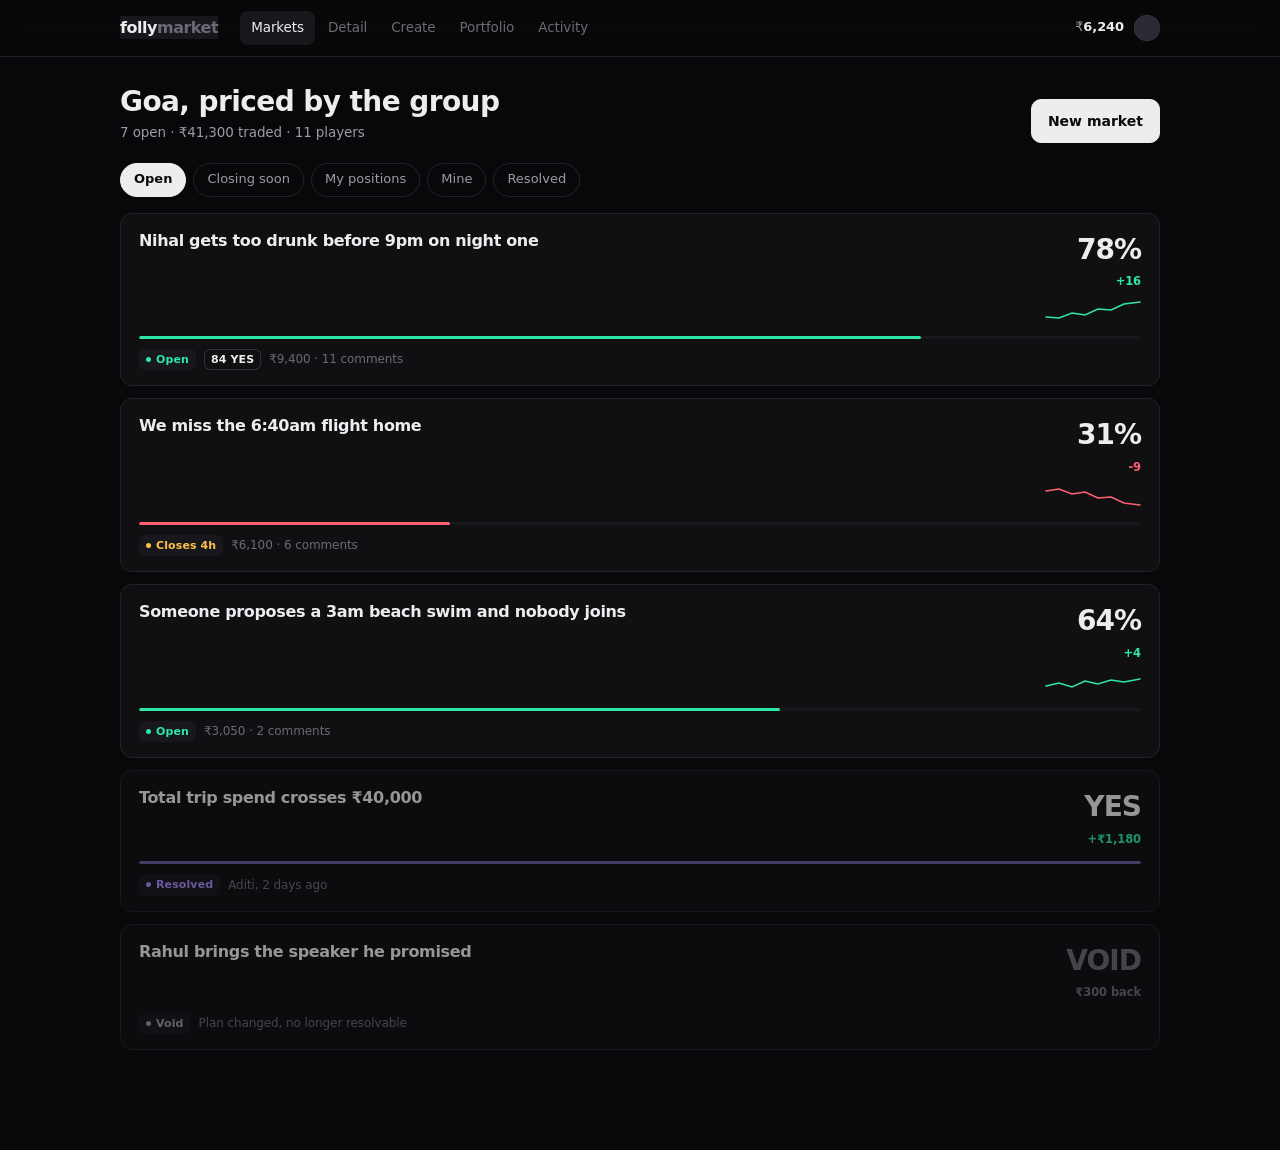
<file: docs/mock.html>
<!doctype html>
<html lang="en">
<head>
<meta charset="utf-8">
<meta name="viewport" content="width=device-width, initial-scale=1, viewport-fit=cover">
<meta name="color-scheme" content="dark">
<title>Follymarket - design mock</title>
<link rel="stylesheet" href="../web/style.css">
</head>
<body>

<input type="radio" name="scr" id="s-login">
<input type="radio" name="scr" id="s-feed" checked>
<input type="radio" name="scr" id="s-mkt">
<input type="radio" name="scr" id="s-new">
<input type="radio" name="scr" id="s-port">
<input type="radio" name="scr" id="s-act">

<header>
  <div class="bar">
    <label class="logo" for="s-feed" title="Back to markets">folly<i>market</i></label>
    <nav class="topnav">
      <label for="s-feed">Markets</label>
      <label for="s-mkt">Detail</label>
      <label for="s-new">Create</label>
      <label for="s-port">Portfolio</label>
      <label for="s-act">Activity</label>
    </nav>
    <div class="purse">
      <span class="cash n">₹<b>6,240</b></span>
      <label class="av" for="s-login" title="Tejas - account and sign out"></label>
    </div>
  </div>
</header>

<div class="wrap">

<!-- ==================== SIGN IN ==================== -->
<section class="screen" id="login">
  <div class="mark">f</div>
  <h1>Follymarket</h1>
  <p class="sm muted" style="margin-top:8px">
    A private market on things your friends will probably do. Fake money, real consequences.
  </p>

  <label class="gbtn" for="s-feed" style="margin-top:24px" tabindex="0" role="button">
    <svg viewBox="0 0 48 48" aria-hidden="true">
      <path fill="#4285F4" d="M45 24c0-1.6-.1-2.7-.4-4H24v8h12c-.2 2-1.6 5-4 7l7 5c4-4 6-9.6 6-16z"/>
      <path fill="#34A853" d="M24 46c5.9 0 10.9-2 14.5-5.3l-7-5.4C29.6 36.6 27 37.4 24 37.4c-5.8 0-10.7-3.8-12.5-9l-7.3 5.6C7.9 41.2 15.3 46 24 46z"/>
      <path fill="#FBBC05" d="M11.5 28.4c-.5-1.4-.7-2.9-.7-4.4s.3-3 .7-4.4l-7.3-5.7C2.8 16.9 2 20.4 2 24s.8 7.1 2.2 10.1l7.3-5.7z"/>
      <path fill="#EA4335" d="M24 10.6c3.2 0 6.1 1.1 8.4 3.3l6.3-6.3C34.9 4.1 29.9 2 24 2 15.3 2 7.9 6.8 4.2 13.9l7.3 5.7c1.8-5.2 6.7-9 12.5-9z"/>
    </svg>
    Continue with Google
  </label>

  <p class="xs faint" style="margin-top:14px">
    Invite only. You choose your own stake, and top up whenever your judgement fails you.
  </p>

  <div class="card pad deny" style="margin-top:32px">
    <span class="tag" style="color:var(--no)">Not on the list</span>
    <p class="sm" style="margin-top:10px">
      <b style="font-weight:560">rando@gmail.com</b> cannot enter.
    </p>
    <p class="xs faint" style="margin-top:6px">
      Ask Tejas to add you. He can see every attempt.
    </p>
    <button class="btn sm" style="margin-top:12px">Sign out</button>
  </div>
</section>

<!-- ==================== FEED ==================== -->
<section class="screen" id="feed">
  <div class="phead">
    <div>
      <h1>Goa, priced by the group</h1>
      <p class="n">7 open &middot; ₹41,300 traded &middot; 11 players</p>
    </div>
    <div class="act"><button class="btn primary">New market</button></div>
  </div>

  <div class="rail">
    <button class="chip" aria-pressed="true">Open</button>
    <button class="chip" aria-pressed="false">Closing soon</button>
    <button class="chip" aria-pressed="false">My positions</button>
    <button class="chip" aria-pressed="false">Mine</button>
    <button class="chip" aria-pressed="false">Resolved</button>
  </div>

  <div class="stack">

    <article class="card mcard">
      <div class="top">
        <h3>Nihal gets too drunk before 9pm on night one</h3>
        <div class="pc">
          <b class="big">78%</b>
          <span class="up n">+16</span>
          <svg class="spark" width="96" height="26" viewBox="0 0 96 26" aria-hidden="true">
            <path d="M1 19 L14 20 L27 15 L40 17 L53 11 L66 12 L79 6 L95 4"
                  fill="none" stroke="#2ee6a8" stroke-width="1.5" stroke-linecap="round"/>
          </svg>
        </div>
      </div>
      <div class="track"><i style="width:78%"></i></div>
      <div class="meta xs">
        <span class="tag live"><i class="dot"></i>Open</span>
        <span class="tag mine n">84 YES</span>
        <span class="faint n">₹9,400 &middot; 11 comments</span>
      </div>
    </article>

    <article class="card mcard">
      <div class="top">
        <h3>We miss the 6:40am flight home</h3>
        <div class="pc">
          <b class="big">31%</b>
          <span class="down n">-9</span>
          <svg class="spark" width="96" height="26" viewBox="0 0 96 26" aria-hidden="true">
            <path d="M1 7 L14 5 L27 10 L40 8 L53 14 L66 13 L79 19 L95 21"
                  fill="none" stroke="#ff5f70" stroke-width="1.5" stroke-linecap="round"/>
          </svg>
        </div>
      </div>
      <div class="track neg"><i style="width:31%"></i></div>
      <div class="meta xs">
        <span class="tag soon"><i class="dot"></i>Closes 4h</span>
        <span class="faint n">₹6,100 &middot; 6 comments</span>
      </div>
    </article>

    <article class="card mcard">
      <div class="top">
        <h3>Someone proposes a 3am beach swim and nobody joins</h3>
        <div class="pc">
          <b class="big">64%</b>
          <span class="up n">+4</span>
          <svg class="spark" width="96" height="26" viewBox="0 0 96 26" aria-hidden="true">
            <path d="M1 16 L14 13 L27 17 L40 11 L53 14 L66 10 L79 12 L95 9"
                  fill="none" stroke="#2ee6a8" stroke-width="1.5" stroke-linecap="round"/>
          </svg>
        </div>
      </div>
      <div class="track"><i style="width:64%"></i></div>
      <div class="meta xs">
        <span class="tag live"><i class="dot"></i>Open</span>
        <span class="faint n">₹3,050 &middot; 2 comments</span>
      </div>
    </article>

    <article class="card mcard settled">
      <div class="top">
        <h3>Total trip spend crosses ₹40,000</h3>
        <div class="pc">
          <b class="big">YES</b>
          <span class="up n">+₹1,180</span>
        </div>
      </div>
      <div class="track dim"><i style="width:100%"></i></div>
      <div class="meta xs">
        <span class="tag done"><i class="dot"></i>Resolved</span>
        <span class="faint">Aditi, 2 days ago</span>
      </div>
    </article>

    <article class="card mcard settled">
      <div class="top">
        <h3>Rahul brings the speaker he promised</h3>
        <div class="pc">
          <b class="big faint">VOID</b>
          <span class="faint n">₹300 back</span>
        </div>
      </div>
      <div class="meta xs">
        <span class="tag"><i class="dot"></i>Void</span>
        <span class="faint">Plan changed, no longer resolvable</span>
      </div>
    </article>

  </div>
</section>

<!-- ==================== MARKET DETAIL ==================== -->
<section class="screen" id="mkt">
  <div class="split">
    <div class="stack" style="gap:12px">

      <div class="card pad qhead">
        <div class="meta xs" style="margin:0 0 11px">
          <span class="tag live"><i class="dot"></i>Open</span>
          <span class="tag">Manual close</span>
        </div>
        <h1>Nihal gets too drunk before 9pm on night one</h1>
        <p class="sm muted" style="margin-top:9px">
          Resolves YES if two or more people agree he was visibly done before 21:00 IST on day one.
          Photos settle disputes.
        </p>
        <p class="xs faint" style="margin-top:9px">Tejas created this &middot; Tejas resolves it</p>

        <div class="probrow">
          <b class="big">78%</b>
          <span class="d up n">+16 today</span>
        </div>
        <p class="xs faint n" style="margin-top:4px">₹9,400 traded &middot; 5 holders &middot; 23 trades</p>

        <svg class="chart" viewBox="0 0 620 188" preserveAspectRatio="none"
             role="img" aria-label="YES probability rose from 50 percent to 78 percent over three days">
          <g stroke="#1c1c22" stroke-width="1" shape-rendering="crispEdges">
            <line x1="0" y1="16"  x2="620" y2="16"/>
            <line x1="0" y1="59"  x2="620" y2="59"/>
            <line x1="0" y1="102" x2="620" y2="102"/>
            <line x1="0" y1="145" x2="620" y2="145"/>
          </g>
          <path d="M0 102 C56 100 84 94 122 89 C160 84 190 96 228 76 C266 56 296 68 334 54
                   C372 40 402 48 440 36 C478 24 512 33 556 28 C588 25 606 23 620 22"
                fill="none" stroke="#2ee6a8" stroke-width="2" stroke-linecap="round" vector-effect="non-scaling-stroke"/>
          <line x1="620" y1="0" x2="620" y2="188" stroke="#2ee6a8" stroke-opacity=".25" stroke-width="1"/>
          <circle cx="620" cy="22" r="3.5" fill="#2ee6a8"/>
        </svg>
        <div class="xaxis xs faint">
          <span>Fri</span><span>Sat</span><span>Sun</span><span>now</span>
        </div>
      </div>

      <div class="card">
        <div class="tabs">
          <span class="on">Trades</span><span>Holders</span><span>Comments 11</span>
        </div>
        <div class="pad">
          <table>
            <thead>
              <tr><th>Trader</th><th>Side</th><th>Spend</th><th class="hide-s">Move</th><th>When</th></tr>
            </thead>
            <tbody>
              <tr>
                <td><span class="who"><i class="pip">T</i>Tejas</span></td>
                <td class="up" style="font-weight:560">YES</td>
                <td class="n">₹500</td>
                <td class="n muted hide-s">62 &rarr; 78</td>
                <td class="faint">2m</td>
              </tr>
              <tr>
                <td><span class="who"><i class="pip">A</i>Aditi</span></td>
                <td class="down" style="font-weight:560">NO</td>
                <td class="n">₹200</td>
                <td class="n muted hide-s">69 &rarr; 62</td>
                <td class="faint">14m</td>
              </tr>
              <tr>
                <td><span class="who"><i class="pip">N</i>Nihal</span></td>
                <td class="down" style="font-weight:560">NO</td>
                <td class="n">₹1,000</td>
                <td class="n muted hide-s">81 &rarr; 69</td>
                <td class="faint">1h</td>
              </tr>
              <tr>
                <td><span class="who"><i class="pip">R</i>Rahul</span></td>
                <td class="up" style="font-weight:560">YES</td>
                <td class="n">₹750</td>
                <td class="n muted hide-s">64 &rarr; 81</td>
                <td class="faint">3h</td>
              </tr>
            </tbody>
          </table>
        </div>
      </div>
    </div>

    <aside class="side">
      <div class="card pad">
        <div class="sides">
          <button class="y on"><strong>YES</strong><small>₹0.78</small></button>
          <button class="n"><strong>NO</strong><small>₹0.22</small></button>
        </div>

        <div style="margin-top:14px">
          <label class="lbl" for="amt">You spend</label>
          <input id="amt" class="amount" type="text" value="₹500" inputmode="numeric" aria-describedby="prev">
          <div class="quick">
            <button>100</button><button>500</button><button>1k</button><button>Max</button>
          </div>
        </div>

        <div class="hr"></div>

        <dl class="kv" id="prev">
          <dt>Shares</dt><dd>571</dd>
          <dt>Average price</dt><dd>₹0.87</dd>
          <dt>Probability</dt><dd>78 &rarr; <span class="up">91%</span></dd>
          <dt>Payout if YES</dt><dd class="hero up">₹571</dd>
          <dt>Max loss</dt><dd class="hero">₹500</dd>
        </dl>

        <button class="btn primary full" style="margin-top:14px">Buy YES</button>
        <p class="xs faint" style="margin-top:10px">
          This trade moves the market 13 points. Cash left ₹5,740.
        </p>
      </div>

      <div class="card pad">
        <div class="rowb">
          <span class="lbl" style="margin:0">Your position</span>
          <span class="tag mine">YES</span>
        </div>
        <dl class="kv" style="margin-top:12px">
          <dt>Shares</dt><dd>84</dd>
          <dt>Spent</dt><dd>₹60</dd>
          <dt>Value now</dt><dd>₹65.5</dd>
          <dt>Unrealised</dt><dd class="up">+₹5.50</dd>
        </dl>
      </div>

      <div class="card pad">
        <span class="lbl">Resolver</span>
        <div style="display:grid;grid-template-columns:1fr 1fr;gap:8px">
          <button class="btn">Close</button>
          <button class="btn">Void</button>
        </div>
        <p class="xs faint" style="margin-top:10px">Resolve unlocks after close. Every action is logged with a note.</p>
      </div>
    </aside>
  </div>
</section>

<!-- ==================== CREATE ==================== -->
<section class="screen" id="new">
  <div class="phead">
    <div>
      <h1>New market</h1>
      <p>Ask something the group can actually settle.</p>
    </div>
  </div>

  <div class="split">
    <div class="card pad stack" style="gap:16px">
      <div class="field">
        <label class="lbl" for="q">Question</label>
        <input id="q" type="text" value="Nihal gets too drunk before 9pm on night one">
      </div>

      <div class="field">
        <label class="lbl" for="d">How it resolves</label>
        <textarea id="d">Resolves YES if two or more people agree he was visibly done before 21:00 IST on day one.</textarea>
      </div>

      <div class="two">
        <div class="field">
          <label class="lbl" for="cat">Category</label>
          <select id="cat"><option>Chaos</option><option>Logistics</option><option>Money</option><option>Romance</option></select>
        </div>
        <div class="field">
          <label class="lbl" for="p0">Starting probability</label>
          <input id="p0" type="number" value="50" min="1" max="99">
        </div>
      </div>
      <p class="xs faint" style="margin-top:-6px">
        Prices swing hard here. One ₹100 YES buy takes a 50% market to about 70%.
      </p>

      <div class="field">
        <span class="lbl">Trading closes</span>
        <input type="radio" name="cmode" id="cm-man" checked>
        <input type="radio" name="cmode" id="cm-time">
        <div class="seg">
          <label for="cm-man"><strong>When I close it</strong><small>Manual</small></label>
          <label for="cm-time"><strong>At a set time</strong><small>Automatic</small></label>
        </div>
        <div class="closeat">
          <label class="lbl" for="ca">Closes at</label>
          <input id="ca" type="datetime-local" value="2026-08-09T21:00">
        </div>
      </div>

      <div class="field">
        <label class="lbl" for="rv">Resolver</label>
        <select id="rv"><option>Tejas (me)</option><option>Aditi (admin)</option></select>
      </div>

      <div style="display:grid;grid-template-columns:1fr 1fr;gap:8px">
        <button class="btn">Cancel</button>
        <button class="btn primary">Create market</button>
      </div>
      <p class="xs faint">The group sees the question, your name and the starting probability.</p>
    </div>

    <aside class="side">
      <div class="card pad">
        <span class="lbl">Preview</span>
        <div class="mcard" style="padding:0">
          <div class="top">
            <h3>Nihal gets too drunk before 9pm on night one</h3>
            <div class="pc"><b class="big">50%</b></div>
          </div>
          <div class="track"><i style="width:50%"></i></div>
          <div class="meta xs">
            <span class="tag live"><i class="dot"></i>Open</span>
          </div>
        </div>
      </div>
    </aside>
  </div>
</section>

<!-- ==================== PORTFOLIO ==================== -->
<section class="screen" id="port">
  <div class="phead">
    <div>
      <h1>Portfolio</h1>
      <p>Fake money. Real reputation.</p>
    </div>
    <div class="act"><button class="btn sm">Export ledger CSV</button></div>
  </div>

  <div class="stats">
    <div class="card pad stat"><span class="lbl" style="margin:0">Cash</span><b class="big">₹6,240</b></div>
    <div class="card pad stat"><span class="lbl" style="margin:0">Positions</span><b class="big">₹4,910</b></div>
    <div class="card pad stat"><span class="lbl" style="margin:0">Unrealised</span><b class="big up">+₹1,150</b></div>
    <div class="card pad stat"><span class="lbl" style="margin:0">Settled</span><b class="big up">+₹1,180</b></div>
  </div>

  <div class="card pad" style="margin-bottom:12px">
    <span class="lbl">Open positions</span>
    <table>
      <tbody>
        <tr>
          <td>
            <div>Nihal drunk before 9pm</div>
            <div class="xs faint n">84 YES &middot; spent ₹60</div>
          </td>
          <td>
            <div class="n">₹65</div>
            <div class="xs up n">+₹5</div>
          </td>
        </tr>
        <tr>
          <td>
            <div>We miss the 6:40am flight</div>
            <div class="xs faint n">1,420 NO &middot; spent ₹800</div>
          </td>
          <td>
            <div class="n">₹980</div>
            <div class="xs up n">+₹180</div>
          </td>
        </tr>
        <tr>
          <td>
            <div>3am beach swim, nobody joins</div>
            <div class="xs faint n">610 YES &middot; spent ₹500</div>
          </td>
          <td>
            <div class="n">₹390</div>
            <div class="xs down n">-₹110</div>
          </td>
        </tr>
      </tbody>
    </table>
  </div>

  <div class="card pad">
    <span class="lbl">Ledger</span>
    <table>
      <tbody>
        <tr><td>Buy YES, Nihal drunk before 9pm</td><td class="n down">-₹500</td></tr>
        <tr><td>Resolved YES, spend over ₹40,000</td><td class="n up">+₹1,180</td></tr>
        <tr><td>Void refund, Rahul's speaker</td><td class="n up">+₹300</td></tr>
        <tr><td>Starting balance</td><td class="n muted">+₹10,000</td></tr>
      </tbody>
    </table>
  </div>
</section>

<!-- ==================== ACTIVITY ==================== -->
<section class="screen" id="act">
  <div class="phead">
    <div>
      <h1>Activity</h1>
      <p>Everything that happened, newest first.</p>
    </div>
  </div>

  <div class="card pad">
    <ol class="feed">
      <li>
        <span class="ico up">&uarr;</span>
        <div>
          <div class="sm"><b>Tejas</b> bought <b class="up">₹500 YES</b> on <b>Nihal drunk before 9pm</b></div>
          <div class="xs faint n">62 &rarr; 78%, biggest move today</div>
        </div>
        <span class="xs faint">2m</span>
      </li>
      <li>
        <span class="ico" style="color:var(--amber)">!</span>
        <div>
          <div class="sm"><b>We miss the 6:40am flight</b> closes in 4 hours</div>
          <div class="xs faint">Automatic close at 05:00 IST</div>
        </div>
        <span class="xs faint">1h</span>
      </li>
      <li>
        <span class="ico">"</span>
        <div>
          <div class="sm"><b>Aditi</b> commented on <b>3am beach swim</b></div>
          <div class="xs faint">"I am buying NO purely out of self respect"</div>
        </div>
        <span class="xs faint">3h</span>
      </li>
      <li>
        <span class="ico" style="color:var(--violet)">&check;</span>
        <div>
          <div class="sm"><b>Aditi</b> resolved <b>spend over ₹40,000</b> as YES</div>
          <div class="xs faint n">"Receipts came to ₹43,180." 4 payouts credited</div>
        </div>
        <span class="xs faint">2d</span>
      </li>
      <li>
        <span class="ico">+</span>
        <div>
          <div class="sm"><b>Rahul</b> joined with ₹10,000</div>
          <div class="xs faint">Allowlisted by Tejas</div>
        </div>
        <span class="xs faint">5d</span>
      </li>
    </ol>
  </div>
</section>

</div>

<!-- phone-only sticky trade CTA, market screen only -->
<div class="buybar">
  <button class="y">Buy YES ₹0.78</button>
  <button class="n">Buy NO ₹0.22</button>
</div>

<nav class="tabbar">
  <label for="s-feed">
    <svg viewBox="0 0 24 24" aria-hidden="true"><path d="M3 17l5-6 4 3 5-8 4 5"/></svg>
    Markets
  </label>
  <label for="s-mkt">
    <svg viewBox="0 0 24 24" aria-hidden="true"><rect x="3" y="4" width="18" height="16" rx="2"/><path d="M7 9h10M7 13h6"/></svg>
    Market
  </label>
  <label for="s-new">
    <svg viewBox="0 0 24 24" aria-hidden="true"><circle cx="12" cy="12" r="8.5"/><path d="M12 8.5v7M8.5 12h7"/></svg>
    Create
  </label>
  <label for="s-port">
    <svg viewBox="0 0 24 24" aria-hidden="true"><rect x="3" y="7" width="18" height="13" rx="2"/><path d="M9 7V5.5A1.5 1.5 0 0110.5 4h3A1.5 1.5 0 0115 5.5V7"/></svg>
    Portfolio
  </label>
  <label for="s-act">
    <svg viewBox="0 0 24 24" aria-hidden="true"><path d="M3 12h4l2.5 6 5-13 2.5 7h4"/></svg>
    Activity
  </label>
</nav>

</body>
</html>
</file>
<file: web/style.css>
/* ponytail: static mock. One file, zero JS, zero deps. Radios switch screens.
   Mobile-first: every base rule is the phone layout; min-width queries add desktop. */

:root {
  --bg:      #08080a;
  --s1:      #101013;   /* card */
  --s2:      #17171c;   /* raised */
  --line:    #232329;
  --line-2:  #32323b;
  --ink:     #edecef;
  --ink-2:   #9c9ba6;
  --ink-3:   #6b6a75;
  --yes:     #2ee6a8;
  --no:      #ff5f70;
  --violet:  #a78bfa;
  --amber:   #ffc247;
  --r:       12px;
  --pad:     16px;
  --tab-h:   58px;
}

* { box-sizing: border-box; }
html { -webkit-text-size-adjust: 100%; }
body {
  margin: 0;
  background: var(--bg);
  color: var(--ink);
  font: 400 15px/1.45 Inter, ui-sans-serif, -apple-system, "Segoe UI", system-ui, sans-serif;
  letter-spacing: -0.006em;
  -webkit-font-smoothing: antialiased;
  text-rendering: optimizeLegibility;
  padding-bottom: calc(var(--tab-h) + env(safe-area-inset-bottom));
}
h1, h2, h3, h4 { margin: 0; font-weight: 600; line-height: 1.2; letter-spacing: -0.021em; }
p { margin: 0; }
button { font: inherit; color: inherit; }

/* numbers: always tabular so columns line up and prices do not jitter */
.n { font-variant-numeric: tabular-nums; font-feature-settings: "tnum" 1; }
.big { font-weight: 600; letter-spacing: -0.035em; font-variant-numeric: tabular-nums; }

.muted   { color: var(--ink-2); }
.faint   { color: var(--ink-3); }
.xs      { font-size: 12px; line-height: 1.4; }
.sm      { font-size: 13px; line-height: 1.45; }
.up      { color: var(--yes); }
.down    { color: var(--no); }

/* ---------- shell ---------- */
.wrap { padding: 0 var(--pad); max-width: 1080px; margin: 0 auto; }

header {
  position: sticky; top: 0; z-index: 30;
  background: rgba(8,8,10,.88);
  backdrop-filter: saturate(140%) blur(14px);
  border-bottom: 1px solid var(--line);
}
.bar {
  max-width: 1080px; margin: 0 auto; padding: 11px var(--pad);
  display: flex; align-items: center; gap: 12px;
}
.logo { font-size: 16px; font-weight: 640; letter-spacing: -0.03em; cursor: pointer;
        -webkit-tap-highlight-color: transparent; }
.logo i { font-style: normal; color: var(--ink-3); }
.topnav { display: none; }
.purse { margin-left: auto; display: flex; align-items: center; gap: 10px; }
.purse .cash { font-size: 13px; color: var(--ink-2); }
.purse .cash b { color: var(--ink); font-weight: 550; }
.av { width: 26px; height: 26px; border-radius: 50%; background: #2a2a32; flex: none;
      box-shadow: inset 0 0 0 1px var(--line-2); }

/* ---------- screen switching ---------- */
input[name="scr"] { position: fixed; opacity: 0; pointer-events: none; }
section.screen { display: none; padding: 20px 0 28px; }
#s-feed:checked ~ .wrap #feed,
#s-mkt:checked  ~ .wrap #mkt,
#s-new:checked  ~ .wrap #new,
#s-port:checked ~ .wrap #port,
#s-act:checked  ~ .wrap #act { display: block; }

/* signed out: no chrome at all */
#s-login:checked ~ header,
#s-login:checked ~ .tabbar { display: none; }
#s-login:checked ~ .wrap #login {
  display: grid; align-content: center; justify-items: center;
  min-height: 100dvh; padding: 24px 0; text-align: center;
}

/* ---------- bottom tab bar (mobile) ---------- */
.tabbar {
  position: fixed; left: 0; right: 0; bottom: 0; z-index: 40;
  height: calc(var(--tab-h) + env(safe-area-inset-bottom));
  padding-bottom: env(safe-area-inset-bottom);
  display: grid; grid-template-columns: repeat(5, 1fr);
  background: rgba(8,8,10,.92);
  backdrop-filter: saturate(140%) blur(14px);
  border-top: 1px solid var(--line);
}
.tabbar label {
  display: grid; place-items: center; gap: 3px;
  font-size: 10.5px; letter-spacing: 0.01em; color: var(--ink-3);
  cursor: pointer; -webkit-tap-highlight-color: transparent;
  transition: color .14s ease;
}
.tabbar svg { width: 20px; height: 20px; stroke: currentColor; fill: none;
              stroke-width: 1.6; stroke-linecap: round; stroke-linejoin: round; }
#s-feed:checked ~ .tabbar [for="s-feed"],
#s-mkt:checked  ~ .tabbar [for="s-mkt"],
#s-new:checked  ~ .tabbar [for="s-new"],
#s-port:checked ~ .tabbar [for="s-port"],
#s-act:checked  ~ .tabbar [for="s-act"] { color: var(--ink); }

/* ---------- primitives ---------- */
.card { background: var(--s1); border: 1px solid var(--line); border-radius: var(--r); }
.pad  { padding: var(--pad); }
.stack { display: grid; gap: 12px; }
.rowb { display: flex; align-items: center; justify-content: space-between; gap: 12px; }
.hr { height: 1px; background: var(--line); margin: 14px 0; }

.tag {
  display: inline-flex; align-items: center; gap: 5px; flex: none;
  font-size: 11px; font-weight: 550; letter-spacing: 0.01em;
  color: var(--ink-2); padding: 3px 7px; border-radius: 6px; background: var(--s2);
}
.tag .dot { width: 5px; height: 5px; border-radius: 50%; background: currentColor; }
.tag.live  { color: var(--yes); }
.tag.soon  { color: var(--amber); }
.tag.done  { color: var(--violet); }
.tag.mine  { color: var(--ink); box-shadow: inset 0 0 0 1px var(--line-2); background: transparent; }

.btn {
  display: inline-flex; align-items: center; justify-content: center; gap: 6px;
  min-height: 44px; padding: 0 16px; border-radius: 10px; cursor: pointer;
  background: var(--s2); border: 1px solid var(--line); font-size: 14px; font-weight: 550;
  transition: background .14s ease, border-color .14s ease, transform .06s ease;
}
.btn:hover  { background: #1e1e24; border-color: var(--line-2); }
.btn:active { transform: scale(.985); }
.btn:focus-visible { outline: 2px solid var(--ink); outline-offset: 2px; }
.btn.primary { background: var(--ink); border-color: var(--ink); color: #0a0a0c; font-weight: 600; }
.btn.primary:hover { background: #fff; }
.btn.full { width: 100%; }
.btn.sm { min-height: 34px; padding: 0 11px; font-size: 13px; }

/* ---------- page head ---------- */
.phead { margin-bottom: 16px; }
.phead h1 { font-size: 24px; }
.phead p { margin-top: 5px; color: var(--ink-2); font-size: 13.5px; }
.phead .act { margin-top: 14px; }

/* horizontal filter rail: scrolls on phones, no wrap, no scrollbar */
.rail {
  display: flex; gap: 7px; overflow-x: auto; scrollbar-width: none;
  margin: 0 calc(var(--pad) * -1) 14px; padding: 0 var(--pad) 2px;
  scroll-snap-type: x proximity;
}
.rail::-webkit-scrollbar { display: none; }
.chip {
  white-space: nowrap; scroll-snap-align: start;
  min-height: 34px; padding: 0 13px; border-radius: 999px; cursor: pointer;
  background: transparent; border: 1px solid var(--line); color: var(--ink-2);
  font-size: 13px; font-weight: 500; display: inline-flex; align-items: center;
}
.chip[aria-pressed="true"] { background: var(--ink); border-color: var(--ink); color: #0a0a0c; font-weight: 560; }

/* ---------- market card ---------- */
.mcard {
  display: block; padding: 14px var(--pad) 13px; cursor: pointer;
  transition: border-color .14s ease;
}
.mcard:hover { border-color: var(--line-2); }
.mcard .top { display: flex; gap: 14px; align-items: flex-start; }
.mcard h3 { font-size: 15.5px; line-height: 1.32; flex: 1; }
.mcard .pc { text-align: right; flex: none; }
.mcard .pc b { display: block; font-size: 26px; }
.mcard .pc span { font-size: 11.5px; font-weight: 550; }
.track { height: 3px; border-radius: 99px; background: var(--s2); overflow: hidden; margin-top: 11px; }
.track i { display: block; height: 100%; border-radius: 99px; background: var(--yes); }
.track.neg i { background: var(--no); }
.track.dim i { background: var(--violet); opacity: .6; }
.meta { display: flex; align-items: center; gap: 8px; margin-top: 10px; flex-wrap: wrap; }
.meta .sep { color: var(--ink-3); }
.spark { display: none; }
.settled { opacity: .62; }

/* ---------- detail ---------- */
.qhead h1 { font-size: 20px; line-height: 1.28; }
.probrow { display: flex; align-items: baseline; gap: 10px; margin-top: 16px; }
.probrow b { font-size: 40px; }
.probrow .d { font-size: 13px; font-weight: 550; }
.chart { display: block; width: 100%; height: 150px; margin-top: 14px; }
.xaxis { display: flex; justify-content: space-between; margin-top: 6px; }

.tabs { display: flex; gap: 18px; border-bottom: 1px solid var(--line); padding: 0 var(--pad); }
.tabs span {
  padding: 13px 0 11px; font-size: 13.5px; font-weight: 540; color: var(--ink-3);
  cursor: pointer; border-bottom: 2px solid transparent; margin-bottom: -1px;
}
.tabs span.on { color: var(--ink); border-bottom-color: var(--ink); }

table { width: 100%; border-collapse: collapse; font-size: 13.5px; }
th {
  text-align: left; font-size: 11px; font-weight: 560; letter-spacing: 0.04em;
  text-transform: uppercase; color: var(--ink-3); padding: 0 0 9px;
}
td { padding: 10px 0; border-top: 1px solid var(--line); }
tr:first-child td { border-top: 0; }
th:last-child, td:last-child { text-align: right; }
.who { display: flex; align-items: center; gap: 8px; }
.pip { width: 20px; height: 20px; border-radius: 50%; flex: none; background: #2a2a32;
       box-shadow: inset 0 0 0 1px var(--line-2); font-size: 9px; display: grid; place-items: center;
       color: var(--ink-2); }
.hide-s { display: none; }

/* ---------- trade panel ---------- */
.sides { display: grid; grid-template-columns: 1fr 1fr; gap: 8px; }
.sides button {
  min-height: 52px; border-radius: 10px; cursor: pointer; text-align: left; padding: 0 13px;
  background: var(--s2); border: 1px solid var(--line); color: var(--ink-2);
  display: grid; align-content: center; gap: 1px;
}
.sides strong { font-size: 13.5px; font-weight: 600; letter-spacing: 0.02em; }
.sides small { font-size: 12px; font-variant-numeric: tabular-nums; }
.sides .y.on { color: var(--yes); border-color: color-mix(in oklab, var(--yes) 55%, transparent);
               background: color-mix(in oklab, var(--yes) 11%, var(--s1)); }
.sides .n.on { color: var(--no);  border-color: color-mix(in oklab, var(--no) 55%, transparent);
               background: color-mix(in oklab, var(--no) 11%, var(--s1)); }

.lbl { display: block; font-size: 11px; font-weight: 560; letter-spacing: 0.04em;
       text-transform: uppercase; color: var(--ink-3); margin-bottom: 7px; }
.field { display: block; }
input[type="text"], input[type="number"], input[type="datetime-local"], select, textarea {
  width: 100%; min-height: 44px; background: #0b0b0e; color: var(--ink);
  border: 1px solid var(--line); border-radius: 10px; padding: 10px 12px;
  font: inherit; letter-spacing: -0.006em;
}
textarea { min-height: 76px; resize: vertical; }
input:focus-visible, select:focus-visible, textarea:focus-visible {
  outline: 2px solid var(--ink); outline-offset: -1px; border-color: transparent;
}
input.amount { font-size: 22px; font-weight: 600; letter-spacing: -0.02em; min-height: 52px;
               font-variant-numeric: tabular-nums; }
.quick { display: flex; gap: 6px; margin-top: 8px; }
.quick button { flex: 1; min-height: 34px; border-radius: 8px; cursor: pointer;
                background: transparent; border: 1px solid var(--line); color: var(--ink-2); font-size: 12.5px; }
.quick button:hover { color: var(--ink); border-color: var(--line-2); }

dl.kv { margin: 0; display: grid; grid-template-columns: 1fr auto; gap: 9px 12px; font-size: 13.5px; }
dl.kv dt { color: var(--ink-2); }
dl.kv dd { margin: 0; text-align: right; font-variant-numeric: tabular-nums; }
dl.kv dd.hero { font-weight: 600; }

/* ---------- sign in ---------- */
#login { max-width: 340px; margin: 0 auto; }
#login .mark {
  width: 46px; height: 46px; border-radius: 13px; background: var(--s2);
  box-shadow: inset 0 0 0 1px var(--line-2); display: grid; place-items: center;
  font-size: 19px; font-weight: 640; letter-spacing: -0.04em; margin-bottom: 18px;
}
#login h1 { font-size: 26px; }
.gbtn {
  display: flex; align-items: center; justify-content: center; gap: 10px;
  width: 100%; min-height: 50px; border-radius: 11px; cursor: pointer;
  background: #fff; color: #14141a; border: 0; font-size: 15px; font-weight: 560;
}
.gbtn:hover { background: #f1f1f4; }
.gbtn:focus-visible { outline: 2px solid var(--ink); outline-offset: 3px; }
.gbtn svg { width: 18px; height: 18px; }
.deny { border-color: color-mix(in oklab, var(--no) 32%, var(--line)); text-align: left; }

/* segmented picker (close mode) */
.seg { display: grid; grid-template-columns: 1fr 1fr; gap: 7px; }
.seg label {
  border: 1px solid var(--line); border-radius: 10px; padding: 10px 12px; cursor: pointer;
  display: grid; gap: 1px; min-height: 52px; align-content: center;
}
.seg strong { font-size: 13.5px; font-weight: 560; }
.seg small { color: var(--ink-3); font-size: 12px; }
input[name="cmode"] { position: absolute; opacity: 0; pointer-events: none; }
#cm-man:checked  ~ .seg [for="cm-man"],
#cm-time:checked ~ .seg [for="cm-time"] { border-color: var(--ink); background: var(--s2); }
.closeat { display: none; margin-top: 13px; }
#cm-time:checked ~ .closeat { display: block; }

/* stats */
.stats { display: grid; grid-template-columns: 1fr 1fr; gap: 9px; margin-bottom: 14px; }
.stat b { display: block; font-size: 21px; margin-top: 5px; }

/* activity */
ol.feed { list-style: none; margin: 0; padding: 0; }
ol.feed li { display: grid; grid-template-columns: 24px 1fr auto; gap: 11px;
             padding: 13px 0; border-top: 1px solid var(--line); align-items: start; }
ol.feed li:first-child { border-top: 0; padding-top: 0; }
.ico { width: 24px; height: 24px; border-radius: 7px; background: var(--s2);
       display: grid; place-items: center; font-size: 11px; color: var(--ink-2); }
ol.feed b { font-weight: 560; }

/* sticky buy bar: market screen, phones only */
.buybar { display: none; }
#s-mkt:checked ~ .buybar {
  display: grid; grid-template-columns: 1fr 1fr; gap: 8px;
  position: fixed; left: 0; right: 0; z-index: 35;
  bottom: calc(var(--tab-h) + env(safe-area-inset-bottom));
  padding: 10px var(--pad); background: rgba(8,8,10,.94);
  backdrop-filter: blur(14px); border-top: 1px solid var(--line);
}
.buybar button { min-height: 46px; border-radius: 10px; cursor: pointer; border: 1px solid var(--line);
                 font-size: 14px; font-weight: 600; background: var(--s2); }
.buybar .y { color: var(--yes); border-color: color-mix(in oklab, var(--yes) 50%, transparent); }
.buybar .n { color: var(--no);  border-color: color-mix(in oklab, var(--no) 50%, transparent); }

/* ================= desktop ================= */
@media (min-width: 800px) {
  :root { --pad: 20px; }
  body { padding-bottom: 60px; font-size: 15px; }
  .tabbar, #s-mkt:checked ~ .buybar { display: none; }
  .topnav { display: flex; gap: 2px; margin-left: 10px; }
  .topnav label {
    padding: 7px 11px; border-radius: 8px; font-size: 13.5px; font-weight: 500;
    color: var(--ink-3); cursor: pointer; transition: color .14s, background .14s;
  }
  .topnav label:hover { color: var(--ink); background: var(--s2); }
  #s-feed:checked ~ header [for="s-feed"],
  #s-mkt:checked  ~ header [for="s-mkt"],
  #s-new:checked  ~ header [for="s-new"],
  #s-port:checked ~ header [for="s-port"],
  #s-act:checked  ~ header [for="s-act"] { color: var(--ink); background: var(--s2); }

  section.screen { padding: 28px 0 40px; }
  .phead { display: flex; align-items: flex-end; justify-content: space-between; gap: 20px; margin-bottom: 20px; }
  .phead h1 { font-size: 28px; }
  .phead .act { margin-top: 0; }

  .mcard { padding: 16px 18px 15px; }
  .mcard h3 { font-size: 16px; }
  .mcard .pc b { font-size: 28px; }
  .spark { display: block; margin-top: 6px; }
  .track { margin-top: 12px; }

  .split { display: grid; grid-template-columns: minmax(0,1fr) 328px; gap: 16px; align-items: start; }
  .side { position: sticky; top: 74px; display: grid; gap: 12px; }
  .qhead h1 { font-size: 25px; }
  .probrow b { font-size: 50px; }
  .chart { height: 188px; }
  .hide-s { display: table-cell; }
  .stats { grid-template-columns: repeat(4, 1fr); gap: 12px; }
  .stat b { font-size: 24px; }
  .two { display: grid; grid-template-columns: 1fr 1fr; gap: 12px; }
}

@media (prefers-reduced-motion: reduce) { * { transition: none !important; } }

/* ================= app only =================
   docs/mock.html and the app share this file. The mock switches screens with
   radio siblings; the app renders one screen into #view, so every app override
   below is scoped to #view or to a class the mock does not use. Do not "tidy"
   the scoping away: it is what lets one stylesheet serve both. */
[hidden] { display: none !important; }
#view section.screen { display: block; padding: 20px 0 28px; }
.logo { color: inherit; text-decoration: none; }
/* The mock has five tabs and the app has three, so never hard-code the count:
   auto-columns fits whatever is in the bar. A fixed repeat(5, 1fr) left the app's
   three tabs crammed into 60% of the width. */
.tabbar { grid-template-columns: none; grid-auto-flow: column; grid-auto-columns: 1fr; }
.tabbar a { display: grid; place-items: center; gap: 3px; font-size: 10.5px;
            letter-spacing: 0.01em; color: var(--ink-3); text-decoration: none;
            -webkit-tap-highlight-color: transparent; }
.tabbar a.on { color: var(--ink); }
.topnav a { padding: 7px 11px; border-radius: 8px; font-size: 13.5px; font-weight: 500;
            color: var(--ink-3); text-decoration: none; }
.topnav a:hover { color: var(--ink); background: var(--s2); }
.topnav a.on { color: var(--ink); background: var(--s2); }
.mcard { text-decoration: none; color: inherit; }
.spin { width: 15px; height: 15px; border-radius: 50%; border: 2px solid var(--line-2);
        border-top-color: var(--ink); animation: sp .7s linear infinite; }
@keyframes sp { to { transform: rotate(360deg); } }
.empty { padding: 40px 0; text-align: center; color: var(--ink-3); font-size: 13.5px; }
.toast { position: fixed; left: 50%; transform: translateX(-50%); z-index: 60;
         bottom: calc(var(--tab-h) + 20px + env(safe-area-inset-bottom));
         background: var(--ink); color: #0a0a0c; font-size: 13.5px; font-weight: 550;
         padding: 10px 16px; border-radius: 10px; max-width: 88vw; }
.toast.bad { background: var(--no); color: #180509; }
.err { color: var(--no); font-size: 12.5px; }
.cmt { padding: 12px 0; border-top: 1px solid var(--line); }
.cmt:first-child { border-top: 0; padding-top: 0; }
@media (min-width: 800px) {
  .toast { bottom: 24px; }
  .tabbar { display: none; }
}


/* One vertical rhythm. Stacked cards were 10px in the feed, 12px in the sidebar
   and 16px in the split, which reads as sloppy rather than as hierarchy. */
.stack, .side { gap: 12px; }
</file>
